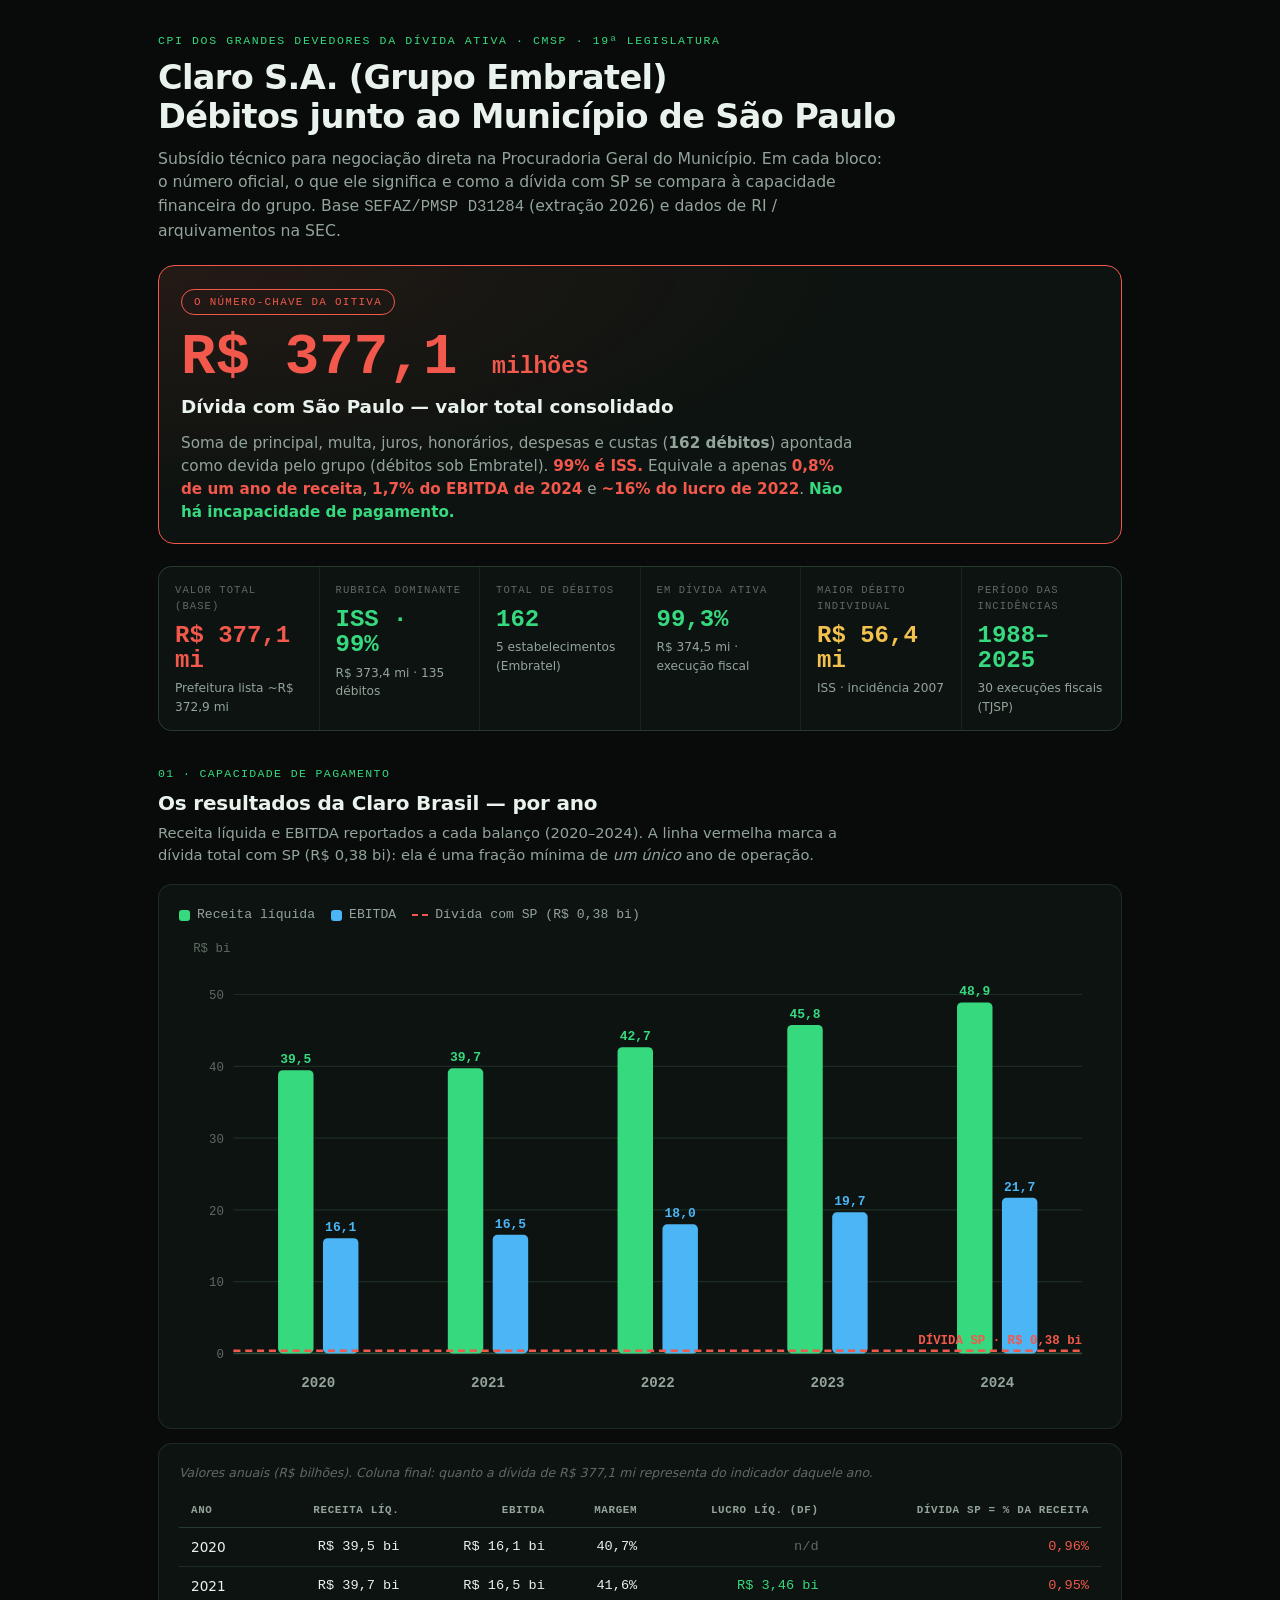
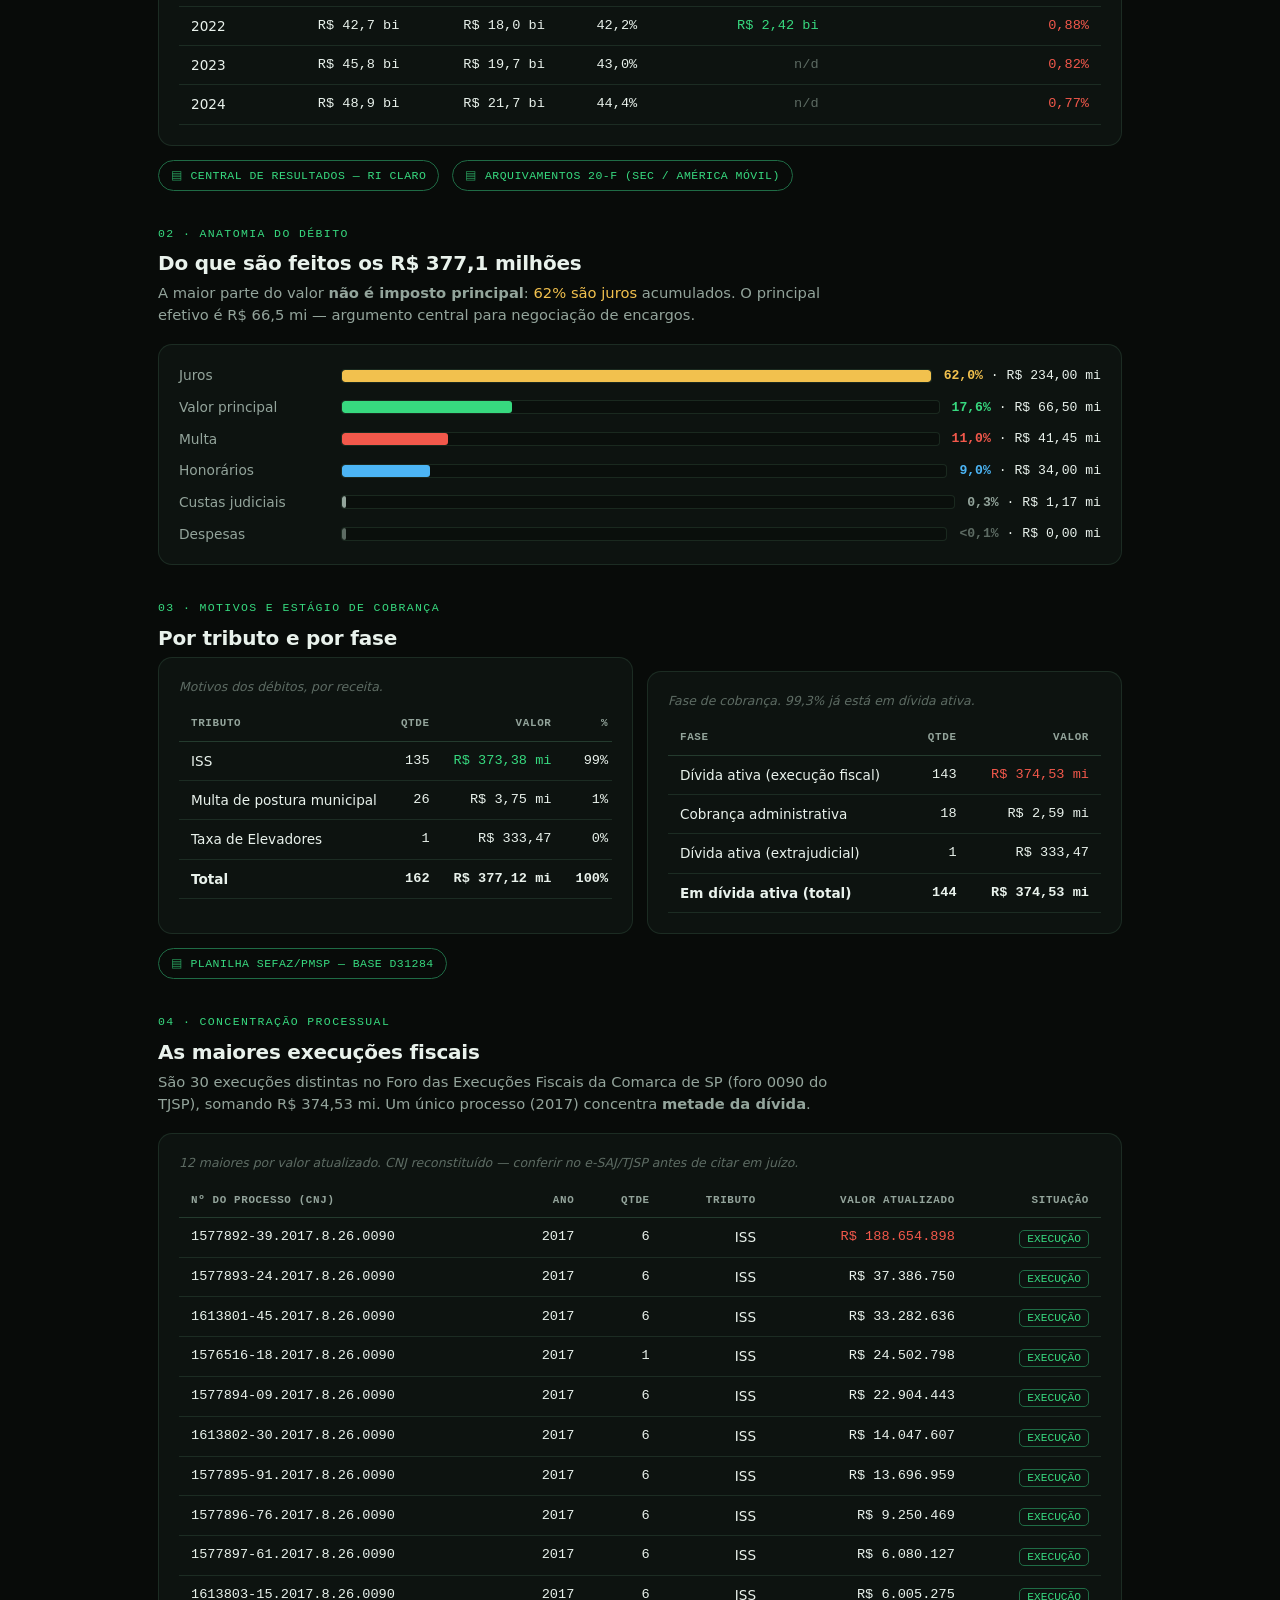
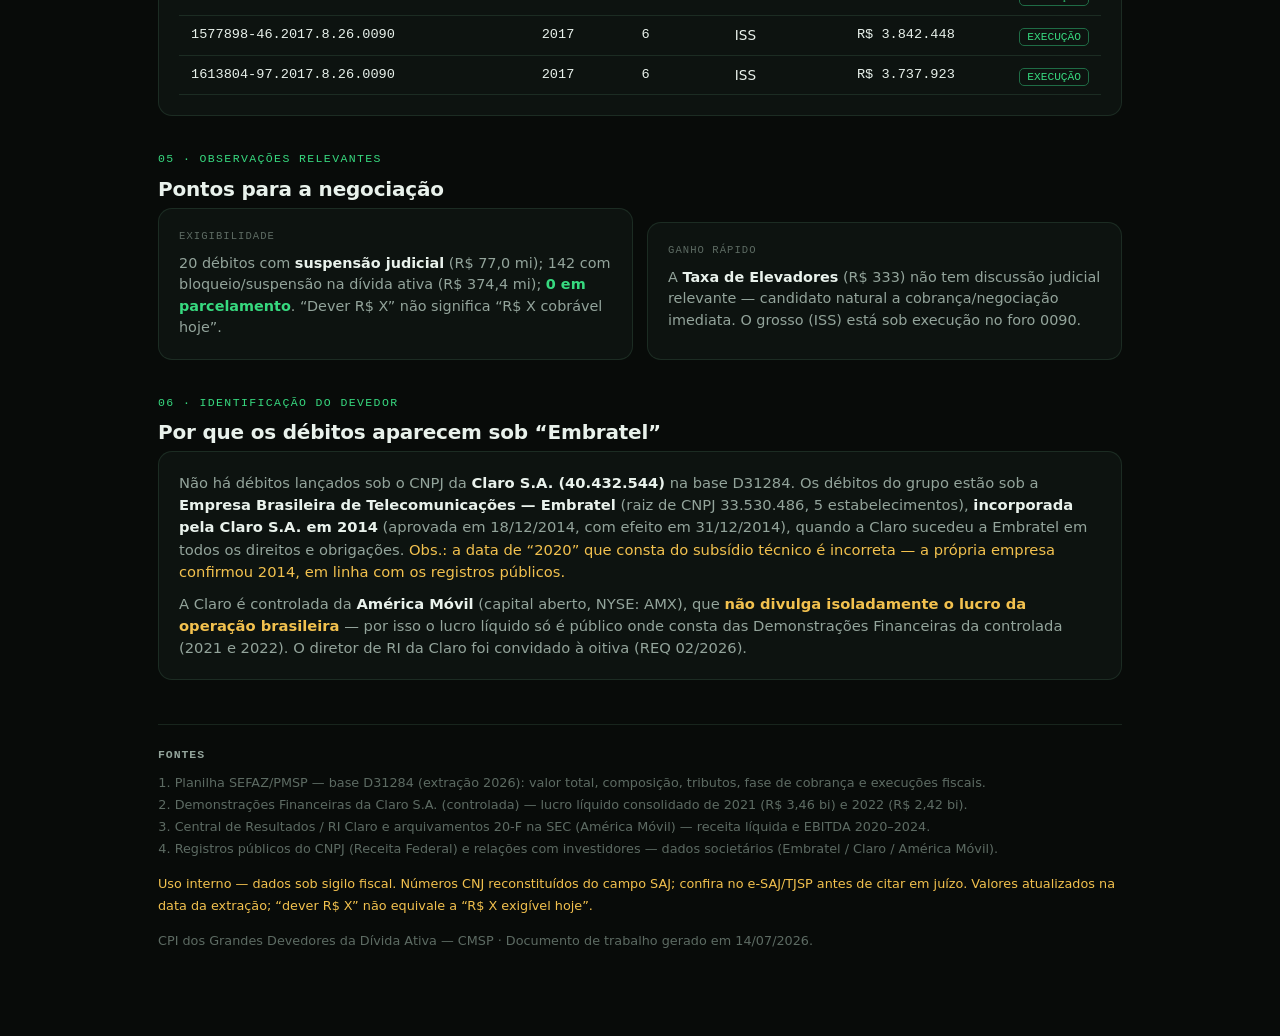
<file: index.html>
<!DOCTYPE html>
<html lang="pt-BR">
<head>
<meta charset="utf-8">
<meta name="viewport" content="width=device-width, initial-scale=1">
<title>Claro S.A. (Grupo Embratel) — Débitos junto ao Município de São Paulo</title>
<style>
  :root{
    color-scheme: dark;
    --bg:#080b09; --panel:#0d1310; --panel-2:#0a0f0c;
    --line:rgba(120,200,150,.14); --line-2:rgba(120,200,150,.22);
    --green:#37d97f; --green-dim:#1f6b45;
    --blue:#4cb5f5; --amber:#f2c14e; --red:#f2584b; --red-dim:#5a1f1c;
    --ink:#e9f2ec; --ink-2:#93a49b; --muted:#5d6b63;
    --mono:ui-monospace,"SF Mono",SFMono-Regular,Menlo,Consolas,"Liberation Mono",monospace;
    --sans:system-ui,-apple-system,"Segoe UI",sans-serif;
  }
  *{box-sizing:border-box}
  html,body{margin:0}
  body{background:var(--bg); color:var(--ink); font-family:var(--sans); line-height:1.5; -webkit-font-smoothing:antialiased}
  .wrap{max-width:1000px; margin:0 auto; padding:32px 18px 72px}
  a{color:var(--green)}

  /* header */
  .eyebrow{font-family:var(--mono); font-size:.72rem; letter-spacing:.14em; color:var(--green); margin:0 0 10px; text-transform:uppercase}
  h1{font-size:clamp(1.4rem,3.6vw,2.1rem); margin:0 0 10px; letter-spacing:-.02em; line-height:1.15}
  .lead{color:var(--ink-2); margin:0; max-width:74ch; font-size:.98rem}
  .rule{height:1px; background:var(--line); border:0; margin:24px 0}

  /* número-chave hero */
  .hero{border:1.5px solid var(--red); border-radius:16px; padding:22px 22px 20px; margin:22px 0;
        background:radial-gradient(120% 140% at 0% 0%, rgba(242,88,75,.10), transparent 60%), var(--panel)}
  .hero .tag{display:inline-block; font-family:var(--mono); font-size:.68rem; letter-spacing:.12em; color:var(--red);
             border:1px solid var(--red); border-radius:999px; padding:4px 12px; text-transform:uppercase; margin-bottom:14px}
  .hero .big{font-family:var(--mono); font-size:clamp(2.4rem,8vw,3.6rem); font-weight:700; color:var(--red); line-height:1; margin:0}
  .hero .big small{font-size:.4em; font-weight:600}
  .hero h2{font-size:1.15rem; margin:6px 0 12px}
  .hero p{color:var(--ink-2); margin:0; max-width:70ch; font-size:.95rem}
  .hero .hl{color:var(--red); font-weight:600}
  .hero .ok{color:var(--green); font-weight:600}

  /* KPI grid */
  .kpis{display:grid; grid-template-columns:repeat(auto-fit,minmax(158px,1fr)); gap:1px; background:var(--line);
        border:1px solid var(--line); border-radius:14px; overflow:hidden; margin:20px 0}
  .kpi{background:var(--panel); padding:16px 16px 14px}
  .kpi .k-label{font-family:var(--mono); font-size:.66rem; letter-spacing:.1em; color:var(--muted); text-transform:uppercase; margin:0 0 8px}
  .kpi .k-val{font-family:var(--mono); font-size:1.5rem; font-weight:700; color:var(--green); margin:0; line-height:1.05}
  .kpi .k-val.red{color:var(--red)} .kpi .k-val.amber{color:var(--amber)}
  .kpi .k-sub{font-size:.76rem; color:var(--ink-2); margin:6px 0 0}

  /* section */
  section{margin:34px 0}
  .s-num{font-family:var(--mono); font-size:.72rem; letter-spacing:.12em; color:var(--green); text-transform:uppercase; margin:0 0 6px}
  h3.s-title{font-size:1.25rem; margin:0 0 4px; letter-spacing:-.01em}
  .s-desc{color:var(--ink-2); margin:0 0 18px; font-size:.92rem; max-width:76ch}

  .card{background:var(--panel); border:1px solid var(--line); border-radius:14px; padding:20px}
  .card + .card{margin-top:14px}

  /* legend + chart */
  .legend{display:flex; flex-wrap:wrap; gap:16px; margin:0 0 10px; font-size:.82rem; color:var(--ink-2); font-family:var(--mono)}
  .legend span{display:inline-flex; align-items:center; gap:7px}
  .sw{width:11px; height:11px; border-radius:3px; display:inline-block}
  .sw.line{width:16px; height:0; border-top:2px dashed var(--red); border-radius:0}
  .chart-scroll{overflow-x:auto}
  svg{display:block; width:100%; height:auto; min-width:560px}
  .g-label{font-family:var(--mono); font-size:11px; font-weight:600; fill:var(--green)}
  .g-label.b{fill:var(--blue)}
  .g-axis{font-family:var(--mono); font-size:10.5px; fill:var(--muted)}
  .g-year{font-family:var(--mono); font-size:12px; font-weight:600; fill:var(--ink-2)}
  .g-debt{font-family:var(--mono); font-size:10.5px; font-weight:700; fill:var(--red)}
  .bar{transition:opacity .12s} .bar:hover{opacity:.8}

  /* breakdown bars */
  .brk{display:flex; flex-direction:column; gap:11px}
  .brk-row{display:grid; grid-template-columns:150px 1fr auto; gap:12px; align-items:center; font-size:.86rem}
  .brk-row .n{color:var(--ink-2)}
  .brk-track{height:14px; background:var(--panel-2); border-radius:4px; overflow:hidden; border:1px solid var(--line)}
  .brk-fill{display:block; height:100%; border-radius:3px}
  .brk-row .v{font-family:var(--mono); color:var(--ink); font-size:.82rem; white-space:nowrap}
  .brk-row .v b{color:var(--green)}

  /* tables */
  .tbl-scroll{overflow-x:auto}
  table{width:100%; border-collapse:collapse; font-size:.85rem}
  caption{text-align:left; font-size:.78rem; color:var(--muted); margin-bottom:10px; font-style:italic}
  th,td{padding:9px 12px; text-align:right; border-bottom:1px solid var(--line); white-space:nowrap}
  th:first-child,td:first-child{text-align:left}
  thead th{font-family:var(--mono); font-size:.68rem; letter-spacing:.06em; color:var(--ink-2); text-transform:uppercase; border-bottom:1px solid var(--line-2)}
  td.mono{font-family:var(--mono)}
  td.g{color:var(--green)} td.r{color:var(--red)} td.na{color:var(--muted)}
  tbody tr:hover{background:rgba(120,200,150,.04)}
  tbody tr.total td{border-top:1px solid var(--line-2); font-weight:700; color:var(--ink)}
  .pill{font-family:var(--mono); font-size:.7rem; padding:2px 7px; border-radius:5px; border:1px solid var(--green-dim); color:var(--green)}

  /* source chips */
  .src{display:inline-flex; align-items:center; gap:8px; font-family:var(--mono); font-size:.72rem; letter-spacing:.04em;
       color:var(--green); border:1px solid var(--green-dim); border-radius:999px; padding:6px 12px; margin:14px 8px 0 0; text-transform:uppercase}
  .src::before{content:"▤"; opacity:.7}

  /* two col */
  .cols{display:grid; grid-template-columns:minmax(0,1fr) minmax(0,1fr); gap:14px}
  @media(max-width:720px){ .cols{grid-template-columns:minmax(0,1fr)} .brk-row{grid-template-columns:110px 1fr; } .brk-row .v{grid-column:1/-1; text-align:right} }

  footer{margin-top:44px; padding-top:20px; border-top:1px solid var(--line); font-size:.8rem; color:var(--muted); line-height:1.7}
  footer .warn{color:var(--amber)}
  footer h4{font-family:var(--mono); font-size:.72rem; letter-spacing:.08em; color:var(--ink-2); text-transform:uppercase; margin:0 0 8px}
  footer ol{margin:0 0 14px; padding-left:1.3em}
</style>
</head>
<body>
<div class="wrap">

  <header>
    <p class="eyebrow">CPI dos Grandes Devedores da Dívida Ativa · CMSP · 19ª Legislatura</p>
    <h1>Claro S.A. (Grupo Embratel)<br>Débitos junto ao Município de São Paulo</h1>
    <p class="lead">Subsídio técnico para negociação direta na Procuradoria Geral do Município. Em cada bloco: o número oficial, o que ele significa e como a dívida com SP se compara à capacidade financeira do grupo. Base <span style="font-family:var(--mono)">SEFAZ/PMSP D31284</span> (extração 2026) e dados de RI / arquivamentos na SEC.</p>
  </header>

  <!-- NÚMERO-CHAVE -->
  <div class="hero">
    <span class="tag">O número-chave da oitiva</span>
    <p class="big">R$ 377,1 <small>milhões</small></p>
    <h2>Dívida com São Paulo — valor total consolidado</h2>
    <p>Soma de principal, multa, juros, honorários, despesas e custas (<b>162 débitos</b>) apontada como devida pelo grupo (débitos sob Embratel). <span class="hl">99% é ISS.</span> Equivale a apenas <span class="hl">0,8% de um ano de receita</span>, <span class="hl">1,7% do EBITDA de 2024</span> e <span class="hl">~16% do lucro de 2022</span>. <span class="ok">Não há incapacidade de pagamento.</span></p>
  </div>

  <!-- KPIs -->
  <div class="kpis">
    <div class="kpi"><p class="k-label">Valor total (base)</p><p class="k-val red">R$ 377,1 mi</p><p class="k-sub">Prefeitura lista ~R$ 372,9 mi</p></div>
    <div class="kpi"><p class="k-label">Rubrica dominante</p><p class="k-val">ISS · 99%</p><p class="k-sub">R$ 373,4 mi · 135 débitos</p></div>
    <div class="kpi"><p class="k-label">Total de débitos</p><p class="k-val">162</p><p class="k-sub">5 estabelecimentos (Embratel)</p></div>
    <div class="kpi"><p class="k-label">Em dívida ativa</p><p class="k-val">99,3%</p><p class="k-sub">R$ 374,5 mi · execução fiscal</p></div>
    <div class="kpi"><p class="k-label">Maior débito individual</p><p class="k-val amber">R$ 56,4 mi</p><p class="k-sub">ISS · incidência 2007</p></div>
    <div class="kpi"><p class="k-label">Período das incidências</p><p class="k-val">1988–2025</p><p class="k-sub">30 execuções fiscais (TJSP)</p></div>
  </div>

  <!-- 01 · CAPACIDADE POR ANO -->
  <section>
    <p class="s-num">01 · Capacidade de pagamento</p>
    <h3 class="s-title">Os resultados da Claro Brasil — por ano</h3>
    <p class="s-desc">Receita líquida e EBITDA reportados a cada balanço (2020–2024). A linha vermelha marca a dívida total com SP (R$ 0,38 bi): ela é uma fração mínima de <em>um único</em> ano de operação.</p>
    <div class="card">
      <div class="legend">
        <span><i class="sw" style="background:var(--green)"></i>Receita líquida</span>
        <span><i class="sw" style="background:var(--blue)"></i>EBITDA</span>
        <span><i class="sw line"></i>Dívida com SP (R$ 0,38 bi)</span>
      </div>
      <div class="chart-scroll"><svg id="chart" viewBox="0 0 780 400" role="img" aria-label="Receita e EBITDA da Claro Brasil de 2020 a 2024 comparados à dívida com São Paulo"></svg></div>
    </div>
    <div class="card">
      <div class="tbl-scroll">
        <table>
          <caption>Valores anuais (R$ bilhões). Coluna final: quanto a dívida de R$ 377,1 mi representa do indicador daquele ano.</caption>
          <thead><tr><th>Ano</th><th>Receita líq.</th><th>EBITDA</th><th>Margem</th><th>Lucro líq. (DF)</th><th>Dívida SP = % da receita</th></tr></thead>
          <tbody id="tbody"></tbody>
        </table>
      </div>
    </div>
    <a class="src">Central de Resultados — RI Claro</a>
    <a class="src">Arquivamentos 20-F (SEC / América Móvil)</a>
  </section>

  <!-- 02 · COMPOSIÇÃO -->
  <section>
    <p class="s-num">02 · Anatomia do débito</p>
    <h3 class="s-title">Do que são feitos os R$ 377,1 milhões</h3>
    <p class="s-desc">A maior parte do valor <strong>não é imposto principal</strong>: <span style="color:var(--amber)">62% são juros</span> acumulados. O principal efetivo é R$ 66,5 mi — argumento central para negociação de encargos.</p>
    <div class="card">
      <div class="brk" id="brk"></div>
    </div>
  </section>

  <!-- 03 · POR TRIBUTO + FASE -->
  <section>
    <p class="s-num">03 · Motivos e estágio de cobrança</p>
    <h3 class="s-title">Por tributo e por fase</h3>
    <div class="cols">
      <div class="card">
        <div class="tbl-scroll">
          <table>
            <caption>Motivos dos débitos, por receita.</caption>
            <thead><tr><th>Tributo</th><th>Qtde</th><th>Valor</th><th>%</th></tr></thead>
            <tbody>
              <tr><td>ISS</td><td class="mono">135</td><td class="mono g">R$ 373,38 mi</td><td class="mono">99%</td></tr>
              <tr><td>Multa de postura municipal</td><td class="mono">26</td><td class="mono">R$ 3,75 mi</td><td class="mono">1%</td></tr>
              <tr><td>Taxa de Elevadores</td><td class="mono">1</td><td class="mono">R$ 333,47</td><td class="mono">0%</td></tr>
              <tr class="total"><td>Total</td><td class="mono">162</td><td class="mono">R$ 377,12 mi</td><td class="mono">100%</td></tr>
            </tbody>
          </table>
        </div>
      </div>
      <div class="card">
        <div class="tbl-scroll">
          <table>
            <caption>Fase de cobrança. 99,3% já está em dívida ativa.</caption>
            <thead><tr><th>Fase</th><th>Qtde</th><th>Valor</th></tr></thead>
            <tbody>
              <tr><td>Dívida ativa (execução fiscal)</td><td class="mono">143</td><td class="mono r">R$ 374,53 mi</td></tr>
              <tr><td>Cobrança administrativa</td><td class="mono">18</td><td class="mono">R$ 2,59 mi</td></tr>
              <tr><td>Dívida ativa (extrajudicial)</td><td class="mono">1</td><td class="mono">R$ 333,47</td></tr>
              <tr class="total"><td>Em dívida ativa (total)</td><td class="mono">144</td><td class="mono">R$ 374,53 mi</td></tr>
            </tbody>
          </table>
        </div>
      </div>
    </div>
    <a class="src">Planilha SEFAZ/PMSP — base D31284</a>
  </section>

  <!-- 04 · MAIORES PROCESSOS -->
  <section>
    <p class="s-num">04 · Concentração processual</p>
    <h3 class="s-title">As maiores execuções fiscais</h3>
    <p class="s-desc">São 30 execuções distintas no Foro das Execuções Fiscais da Comarca de SP (foro 0090 do TJSP), somando R$ 374,53 mi. Um único processo (2017) concentra <strong>metade da dívida</strong>.</p>
    <div class="card">
      <div class="tbl-scroll">
        <table>
          <caption>12 maiores por valor atualizado. CNJ reconstituído — conferir no e-SAJ/TJSP antes de citar em juízo.</caption>
          <thead><tr><th>Nº do processo (CNJ)</th><th>Ano</th><th>Qtde</th><th>Tributo</th><th>Valor atualizado</th><th>Situação</th></tr></thead>
          <tbody>
            <tr><td class="mono">1577892-39.2017.8.26.0090</td><td class="mono">2017</td><td class="mono">6</td><td>ISS</td><td class="mono r">R$ 188.654.898</td><td><span class="pill">EXECUÇÃO</span></td></tr>
            <tr><td class="mono">1577893-24.2017.8.26.0090</td><td class="mono">2017</td><td class="mono">6</td><td>ISS</td><td class="mono">R$ 37.386.750</td><td><span class="pill">EXECUÇÃO</span></td></tr>
            <tr><td class="mono">1613801-45.2017.8.26.0090</td><td class="mono">2017</td><td class="mono">6</td><td>ISS</td><td class="mono">R$ 33.282.636</td><td><span class="pill">EXECUÇÃO</span></td></tr>
            <tr><td class="mono">1576516-18.2017.8.26.0090</td><td class="mono">2017</td><td class="mono">1</td><td>ISS</td><td class="mono">R$ 24.502.798</td><td><span class="pill">EXECUÇÃO</span></td></tr>
            <tr><td class="mono">1577894-09.2017.8.26.0090</td><td class="mono">2017</td><td class="mono">6</td><td>ISS</td><td class="mono">R$ 22.904.443</td><td><span class="pill">EXECUÇÃO</span></td></tr>
            <tr><td class="mono">1613802-30.2017.8.26.0090</td><td class="mono">2017</td><td class="mono">6</td><td>ISS</td><td class="mono">R$ 14.047.607</td><td><span class="pill">EXECUÇÃO</span></td></tr>
            <tr><td class="mono">1577895-91.2017.8.26.0090</td><td class="mono">2017</td><td class="mono">6</td><td>ISS</td><td class="mono">R$ 13.696.959</td><td><span class="pill">EXECUÇÃO</span></td></tr>
            <tr><td class="mono">1577896-76.2017.8.26.0090</td><td class="mono">2017</td><td class="mono">6</td><td>ISS</td><td class="mono">R$ 9.250.469</td><td><span class="pill">EXECUÇÃO</span></td></tr>
            <tr><td class="mono">1577897-61.2017.8.26.0090</td><td class="mono">2017</td><td class="mono">6</td><td>ISS</td><td class="mono">R$ 6.080.127</td><td><span class="pill">EXECUÇÃO</span></td></tr>
            <tr><td class="mono">1613803-15.2017.8.26.0090</td><td class="mono">2017</td><td class="mono">6</td><td>ISS</td><td class="mono">R$ 6.005.275</td><td><span class="pill">EXECUÇÃO</span></td></tr>
            <tr><td class="mono">1577898-46.2017.8.26.0090</td><td class="mono">2017</td><td class="mono">6</td><td>ISS</td><td class="mono">R$ 3.842.448</td><td><span class="pill">EXECUÇÃO</span></td></tr>
            <tr><td class="mono">1613804-97.2017.8.26.0090</td><td class="mono">2017</td><td class="mono">6</td><td>ISS</td><td class="mono">R$ 3.737.923</td><td><span class="pill">EXECUÇÃO</span></td></tr>
          </tbody>
        </table>
      </div>
    </div>
  </section>

  <!-- 05 · OBSERVAÇÕES -->
  <section>
    <p class="s-num">05 · Observações relevantes</p>
    <h3 class="s-title">Pontos para a negociação</h3>
    <div class="cols">
      <div class="card">
        <p class="k-label" style="font-family:var(--mono);color:var(--muted);letter-spacing:.1em;text-transform:uppercase;font-size:.66rem;margin:0 0 8px">Exigibilidade</p>
        <p style="margin:0;color:var(--ink-2);font-size:.9rem">20 débitos com <strong style="color:var(--ink)">suspensão judicial</strong> (R$ 77,0 mi); 142 com bloqueio/suspensão na dívida ativa (R$ 374,4 mi); <strong style="color:var(--green)">0 em parcelamento</strong>. “Dever R$ X” não significa “R$ X cobrável hoje”.</p>
      </div>
      <div class="card">
        <p class="k-label" style="font-family:var(--mono);color:var(--muted);letter-spacing:.1em;text-transform:uppercase;font-size:.66rem;margin:0 0 8px">Ganho rápido</p>
        <p style="margin:0;color:var(--ink-2);font-size:.9rem">A <strong style="color:var(--ink)">Taxa de Elevadores</strong> (R$ 333) não tem discussão judicial relevante — candidato natural a cobrança/negociação imediata. O grosso (ISS) está sob execução no foro 0090.</p>
      </div>
    </div>
  </section>

  <!-- 06 · IDENTIFICAÇÃO -->
  <section>
    <p class="s-num">06 · Identificação do devedor</p>
    <h3 class="s-title">Por que os débitos aparecem sob “Embratel”</h3>
    <div class="card">
      <p style="margin:0 0 10px;color:var(--ink-2);font-size:.92rem">Não há débitos lançados sob o CNPJ da <strong style="color:var(--ink)">Claro S.A. (40.432.544)</strong> na base D31284. Os débitos do grupo estão sob a <strong style="color:var(--ink)">Empresa Brasileira de Telecomunicações — Embratel</strong> (raiz de CNPJ 33.530.486, 5 estabelecimentos), <strong style="color:var(--ink)">incorporada pela Claro S.A. em 2014</strong> (aprovada em 18/12/2014, com efeito em 31/12/2014), quando a Claro sucedeu a Embratel em todos os direitos e obrigações. <span style="color:var(--amber)">Obs.: a data de “2020” que consta do subsídio técnico é incorreta — a própria empresa confirmou 2014, em linha com os registros públicos.</span></p>
      <p style="margin:0;color:var(--ink-2);font-size:.92rem">A Claro é controlada da <strong style="color:var(--ink)">América Móvil</strong> (capital aberto, NYSE: AMX), que <strong style="color:var(--amber)">não divulga isoladamente o lucro da operação brasileira</strong> — por isso o lucro líquido só é público onde consta das Demonstrações Financeiras da controlada (2021 e 2022). O diretor de RI da Claro foi convidado à oitiva (REQ 02/2026).</p>
    </div>
  </section>

  <footer>
    <h4>Fontes</h4>
    <ol>
      <li>Planilha SEFAZ/PMSP — base D31284 (extração 2026): valor total, composição, tributos, fase de cobrança e execuções fiscais.</li>
      <li>Demonstrações Financeiras da Claro S.A. (controlada) — lucro líquido consolidado de 2021 (R$ 3,46 bi) e 2022 (R$ 2,42 bi).</li>
      <li>Central de Resultados / RI Claro e arquivamentos 20-F na SEC (América Móvil) — receita líquida e EBITDA 2020–2024.</li>
      <li>Registros públicos do CNPJ (Receita Federal) e relações com investidores — dados societários (Embratel / Claro / América Móvil).</li>
    </ol>
    <p class="warn">Uso interno — dados sob sigilo fiscal. Números CNJ reconstituídos do campo SAJ; confira no e-SAJ/TJSP antes de citar em juízo. Valores atualizados na data da extração; “dever R$ X” não equivale a “R$ X exigível hoje”.</p>
    <p>CPI dos Grandes Devedores da Dívida Ativa — CMSP · Documento de trabalho gerado em 14/07/2026.</p>
  </footer>

</div>

<script>
const YEARS   = [2020, 2021, 2022, 2023, 2024];
const RECEITA = [39.46, 39.72, 42.66, 45.76, 48.90];
const EBITDA  = [16.05, 16.53, 17.99, 19.67, 21.70];
const MARGEM  = [40.7, 41.6, 42.2, 43.0, 44.4];
const LUCRO   = [null, 3.464, 2.421, null, null];
const DIVIDA  = 0.3771; // R$ bi

const fmt = (n,d=1) => n.toLocaleString('pt-BR',{minimumFractionDigits:d,maximumFractionDigits:d});

/* ---------- Gráfico ---------- */
(function(){
  const svg = document.getElementById('chart');
  const NS='http://www.w3.org/2000/svg';
  const W=780,H=400, m={t:20,r:16,b:46,l:46};
  const iw=W-m.l-m.r, ih=H-m.t-m.b, yMax=55;
  const y=v=>m.t+ih-(v/yMax)*ih;
  const mk=(t,a,x)=>{const e=document.createElementNS(NS,t);for(const k in a)e.setAttribute(k,a[k]);if(x!=null)e.textContent=x;svg.appendChild(e);return e;};

  for(let v=0;v<=yMax;v+=10){
    mk('line',{x1:m.l,x2:m.l+iw,y1:y(v),y2:y(v),stroke:'var(--line)','stroke-width':1});
    mk('text',{x:m.l-8,y:y(v)+4,'text-anchor':'end',class:'g-axis'},v);
  }
  const gw=iw/YEARS.length, bw=30, gap=8;
  const series=[{d:RECEITA,c:'var(--green)',cl:''},{d:EBITDA,c:'var(--blue)',cl:' b'}];
  YEARS.forEach((yr,i)=>{
    const cx=m.l+gw*i+gw/2, sx=cx-(bw*2+gap)/2;
    series.forEach((s,j)=>{
      const v=s.d[i], bx=sx+j*(bw+gap), by=y(v);
      mk('rect',{x:bx,y:by,width:bw,height:y(0)-by,rx:4,fill:s.c,class:'bar'});
      mk('text',{x:bx+bw/2,y:by-6,'text-anchor':'middle',class:'g-label'+s.cl},fmt(v));
    });
    mk('text',{x:cx,y:H-18,'text-anchor':'middle',class:'g-year'},yr);
  });
  // baseline
  mk('line',{x1:m.l,x2:m.l+iw,y1:y(0),y2:y(0),stroke:'var(--line-2)','stroke-width':1.5});
  // linha da dívida
  mk('line',{x1:m.l,x2:m.l+iw,y1:y(DIVIDA),y2:y(DIVIDA),stroke:'var(--red)','stroke-width':2,'stroke-dasharray':'6 4'});
  mk('text',{x:m.l+iw,y:y(DIVIDA)-6,'text-anchor':'end',class:'g-debt'},'DÍVIDA SP · R$ 0,38 bi');
  mk('text',{x:m.l-34,y:m.t-6,'text-anchor':'start',class:'g-axis'},'R$ bi');
})();

/* ---------- Tabela por ano ---------- */
(function(){
  const tb=document.getElementById('tbody');
  YEARS.forEach((yr,i)=>{
    const luc = LUCRO[i]==null ? '<td class="mono na">n/d</td>' : '<td class="mono g">R$ '+fmt(LUCRO[i],2)+' bi</td>';
    const pct = (DIVIDA/RECEITA[i]*100);
    tb.insertAdjacentHTML('beforeend',
      `<tr><td>${yr}</td><td class="mono">R$ ${fmt(RECEITA[i])} bi</td><td class="mono">R$ ${fmt(EBITDA[i])} bi</td><td class="mono">${fmt(MARGEM[i])}%</td>${luc}<td class="mono r">${fmt(pct,2)}%</td></tr>`);
  });
})();

/* ---------- Composição ---------- */
(function(){
  const TOTAL=377121609.31;
  const items=[
    {n:'Juros',v:234000063.86,c:'var(--amber)'},
    {n:'Valor principal',v:66502663.72,c:'var(--green)'},
    {n:'Multa',v:41448342.54,c:'var(--red)'},
    {n:'Honorários',v:34002601.64,c:'var(--blue)'},
    {n:'Custas judiciais',v:1167887.85,c:'var(--ink-2)'},
    {n:'Despesas',v:49.70,c:'var(--muted)'}
  ];
  const max=items[0].v, brk=document.getElementById('brk');
  const mi=v=>'R$ '+ (v/1e6).toLocaleString('pt-BR',{minimumFractionDigits:2,maximumFractionDigits:2}) +' mi';
  items.forEach(it=>{
    const pct=(it.v/TOTAL*100);
    brk.insertAdjacentHTML('beforeend',
      `<div class="brk-row">
         <span class="n">${it.n}</span>
         <span class="brk-track"><span class="brk-fill" style="width:${Math.max(it.v/max*100,0.6)}%;background:${it.c}"></span></span>
         <span class="v"><b style="color:${it.c}">${pct<0.1?'<0,1':fmt(pct,1)}%</b> · ${mi(it.v)}</span>
       </div>`);
  });
})();
</script>
</body>
</html>
</file>
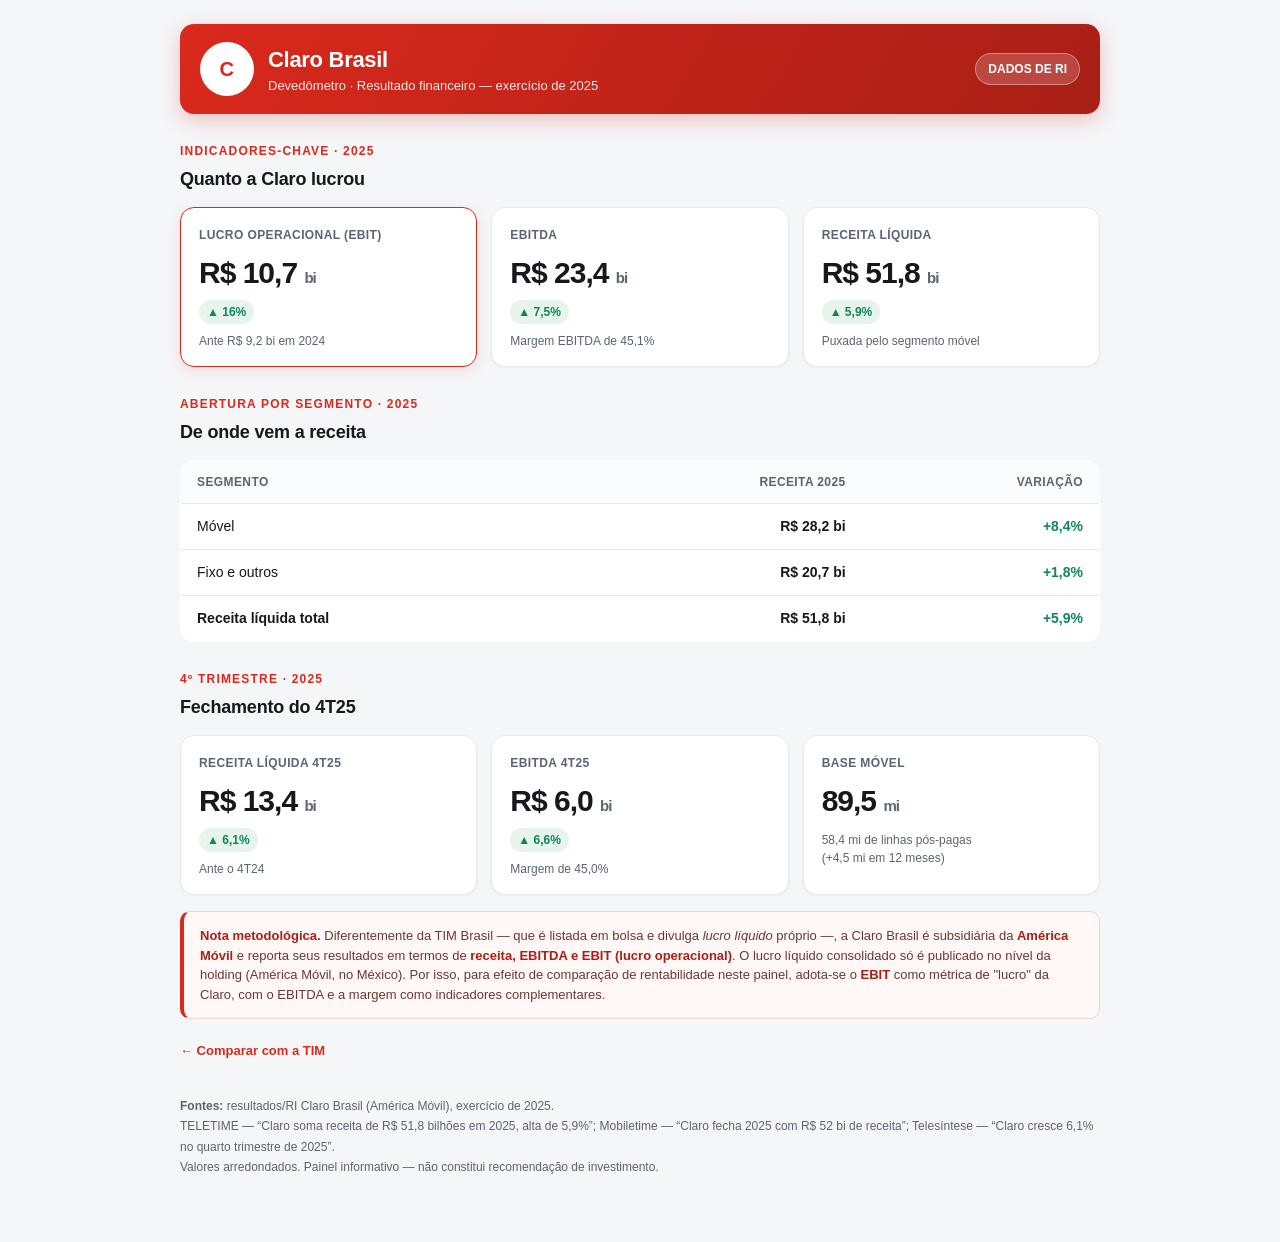
<file: claro.html>
<!DOCTYPE html>
<html lang="pt-BR">
<head>
  <meta charset="UTF-8" />
  <meta name="viewport" content="width=device-width, initial-scale=1.0" />
  <title>Devedômetro — Claro Brasil | Resultado 2025</title>
  <style>
    :root {
      --claro-red: #DA291C;
      --claro-red-dark: #A81F16;
      --ink: #16181d;
      --muted: #5b6472;
      --line: #e6e8ec;
      --bg: #f5f6f8;
      --card: #ffffff;
      --pos: #12855a;
      --pos-bg: #e6f4ec;
    }
    * { box-sizing: border-box; margin: 0; padding: 0; }
    body {
      font-family: -apple-system, BlinkMacSystemFont, "Segoe UI", Roboto, Helvetica, Arial, sans-serif;
      background: var(--bg);
      color: var(--ink);
      line-height: 1.5;
      -webkit-font-smoothing: antialiased;
    }
    .wrap { max-width: 960px; margin: 0 auto; padding: 24px 20px 64px; }

    /* Header */
    .topbar {
      display: flex; align-items: center; gap: 14px;
      padding: 18px 20px; border-radius: 14px;
      background: linear-gradient(120deg, var(--claro-red), var(--claro-red-dark));
      color: #fff; box-shadow: 0 6px 20px rgba(218,41,28,.25);
    }
    .logo {
      width: 54px; height: 54px; border-radius: 50%;
      background: #fff; color: var(--claro-red);
      display: grid; place-items: center;
      font-weight: 800; font-size: 20px; letter-spacing: .5px;
      flex: 0 0 auto;
    }
    .topbar h1 { font-size: 22px; font-weight: 800; letter-spacing: -.3px; }
    .topbar .sub { font-size: 13px; opacity: .9; font-weight: 500; }
    .badge {
      margin-left: auto; background: rgba(255,255,255,.18);
      border: 1px solid rgba(255,255,255,.35);
      padding: 6px 12px; border-radius: 999px; font-size: 12px; font-weight: 700;
      white-space: nowrap;
    }

    .kicker {
      display: inline-block; margin: 28px 0 6px;
      font-size: 12px; font-weight: 800; letter-spacing: 1.2px;
      color: var(--claro-red); text-transform: uppercase;
    }
    h2 { font-size: 18px; font-weight: 800; letter-spacing: -.2px; margin-bottom: 14px; }

    /* Cards grid */
    .grid { display: grid; grid-template-columns: repeat(3, 1fr); gap: 14px; }
    @media (max-width: 640px) { .grid { grid-template-columns: 1fr; } }
    .card {
      background: var(--card); border: 1px solid var(--line);
      border-radius: 14px; padding: 18px 18px 16px;
      box-shadow: 0 1px 2px rgba(16,24,40,.04);
    }
    .card .label { font-size: 12px; color: var(--muted); font-weight: 600; text-transform: uppercase; letter-spacing: .4px; }
    .card .value { font-size: 30px; font-weight: 800; letter-spacing: -1px; margin: 6px 0 4px; }
    .card .value small { font-size: 15px; font-weight: 700; color: var(--muted); }
    .delta {
      display: inline-flex; align-items: center; gap: 4px;
      font-size: 12px; font-weight: 800;
      color: var(--pos); background: var(--pos-bg);
      padding: 3px 8px; border-radius: 999px;
    }
    .card .note { font-size: 12px; color: var(--muted); margin-top: 8px; }
    .highlight { border-color: var(--claro-red); box-shadow: 0 4px 14px rgba(218,41,28,.12); }

    /* Table */
    table { width: 100%; border-collapse: collapse; background: var(--card);
      border: 1px solid var(--line); border-radius: 14px; overflow: hidden; }
    th, td { text-align: left; padding: 12px 16px; font-size: 14px; border-bottom: 1px solid var(--line); }
    thead th { background: #fafbfc; font-size: 12px; text-transform: uppercase; letter-spacing: .4px; color: var(--muted); }
    tbody tr:last-child td { border-bottom: none; }
    td.num, th.num { text-align: right; font-variant-numeric: tabular-nums; font-weight: 700; }
    td.pos { color: var(--pos); font-weight: 700; }

    .callout {
      margin-top: 16px; background: #fff8f7;
      border: 1px solid #f3d3cf; border-left: 4px solid var(--claro-red);
      padding: 14px 16px; border-radius: 10px; font-size: 13px; color: #6a3833;
    }
    .callout strong { color: var(--claro-red-dark); }

    footer { margin-top: 34px; font-size: 12px; color: var(--muted); line-height: 1.7; }
    footer a { color: var(--claro-red); text-decoration: none; }
    footer a:hover { text-decoration: underline; }
    .navlink { display:inline-block; margin-top: 22px; font-size: 13px; font-weight: 700; color: var(--claro-red); text-decoration: none; }
  </style>
</head>
<body>
  <div class="wrap">

    <div class="topbar">
      <div class="logo">C</div>
      <div>
        <h1>Claro Brasil</h1>
        <div class="sub">Devedômetro · Resultado financeiro — exercício de 2025</div>
      </div>
      <span class="badge">DADOS DE RI</span>
    </div>

    <span class="kicker">Indicadores-chave · 2025</span>
    <h2>Quanto a Claro lucrou</h2>
    <div class="grid">
      <div class="card highlight">
        <div class="label">Lucro operacional (EBIT)</div>
        <div class="value">R$ 10,7 <small>bi</small></div>
        <span class="delta">▲ 16%</span>
        <div class="note">Ante R$ 9,2 bi em 2024</div>
      </div>
      <div class="card">
        <div class="label">EBITDA</div>
        <div class="value">R$ 23,4 <small>bi</small></div>
        <span class="delta">▲ 7,5%</span>
        <div class="note">Margem EBITDA de 45,1%</div>
      </div>
      <div class="card">
        <div class="label">Receita líquida</div>
        <div class="value">R$ 51,8 <small>bi</small></div>
        <span class="delta">▲ 5,9%</span>
        <div class="note">Puxada pelo segmento móvel</div>
      </div>
    </div>

    <span class="kicker">Abertura por segmento · 2025</span>
    <h2>De onde vem a receita</h2>
    <table>
      <thead>
        <tr>
          <th>Segmento</th>
          <th class="num">Receita 2025</th>
          <th class="num">Variação</th>
        </tr>
      </thead>
      <tbody>
        <tr>
          <td>Móvel</td>
          <td class="num">R$ 28,2 bi</td>
          <td class="num pos">+8,4%</td>
        </tr>
        <tr>
          <td>Fixo e outros</td>
          <td class="num">R$ 20,7 bi</td>
          <td class="num pos">+1,8%</td>
        </tr>
        <tr>
          <td><strong>Receita líquida total</strong></td>
          <td class="num">R$ 51,8 bi</td>
          <td class="num pos">+5,9%</td>
        </tr>
      </tbody>
    </table>

    <span class="kicker">4º trimestre · 2025</span>
    <h2>Fechamento do 4T25</h2>
    <div class="grid">
      <div class="card">
        <div class="label">Receita líquida 4T25</div>
        <div class="value">R$ 13,4 <small>bi</small></div>
        <span class="delta">▲ 6,1%</span>
        <div class="note">Ante o 4T24</div>
      </div>
      <div class="card">
        <div class="label">EBITDA 4T25</div>
        <div class="value">R$ 6,0 <small>bi</small></div>
        <span class="delta">▲ 6,6%</span>
        <div class="note">Margem de 45,0%</div>
      </div>
      <div class="card">
        <div class="label">Base móvel</div>
        <div class="value">89,5 <small>mi</small></div>
        <div class="note">58,4 mi de linhas pós-pagas<br/>(+4,5 mi em 12 meses)</div>
      </div>
    </div>

    <div class="callout">
      <strong>Nota metodológica.</strong> Diferentemente da TIM Brasil — que é listada em bolsa e divulga
      <em>lucro líquido</em> próprio —, a Claro Brasil é subsidiária da <strong>América Móvil</strong> e
      reporta seus resultados em termos de <strong>receita, EBITDA e EBIT (lucro operacional)</strong>. O lucro
      líquido consolidado só é publicado no nível da holding (América Móvil, no México). Por isso, para efeito de
      comparação de rentabilidade neste painel, adota-se o <strong>EBIT</strong> como métrica de "lucro" da Claro,
      com o EBITDA e a margem como indicadores complementares.
    </div>

    <a class="navlink" href="tim.html">← Comparar com a TIM</a>

    <footer>
      <strong>Fontes:</strong> resultados/RI Claro Brasil (América Móvil), exercício de 2025.<br/>
      TELETIME — “Claro soma receita de R$ 51,8 bilhões em 2025, alta de 5,9%”;
      Mobiletime — “Claro fecha 2025 com R$ 52 bi de receita”;
      Telesíntese — “Claro cresce 6,1% no quarto trimestre de 2025”.<br/>
      Valores arredondados. Painel informativo — não constitui recomendação de investimento.
    </footer>

  </div>
</body>
</html>
</file>
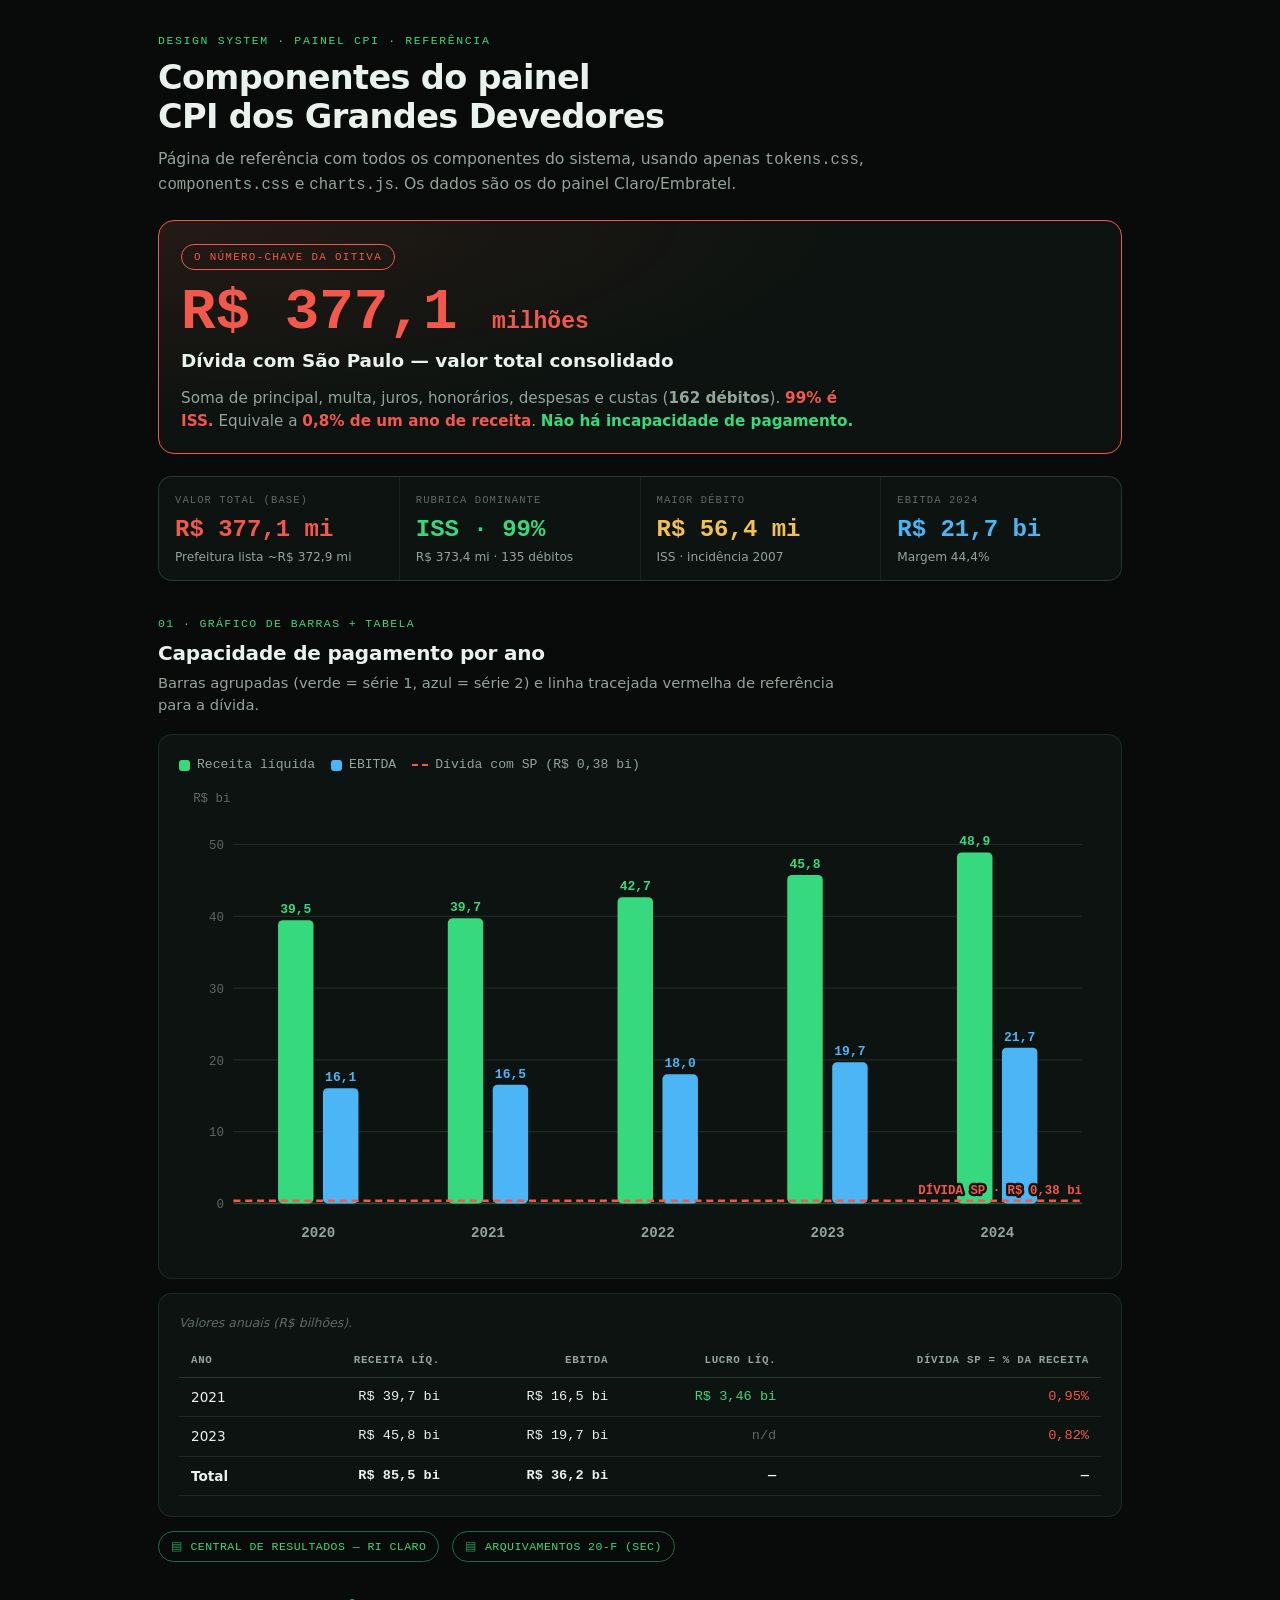
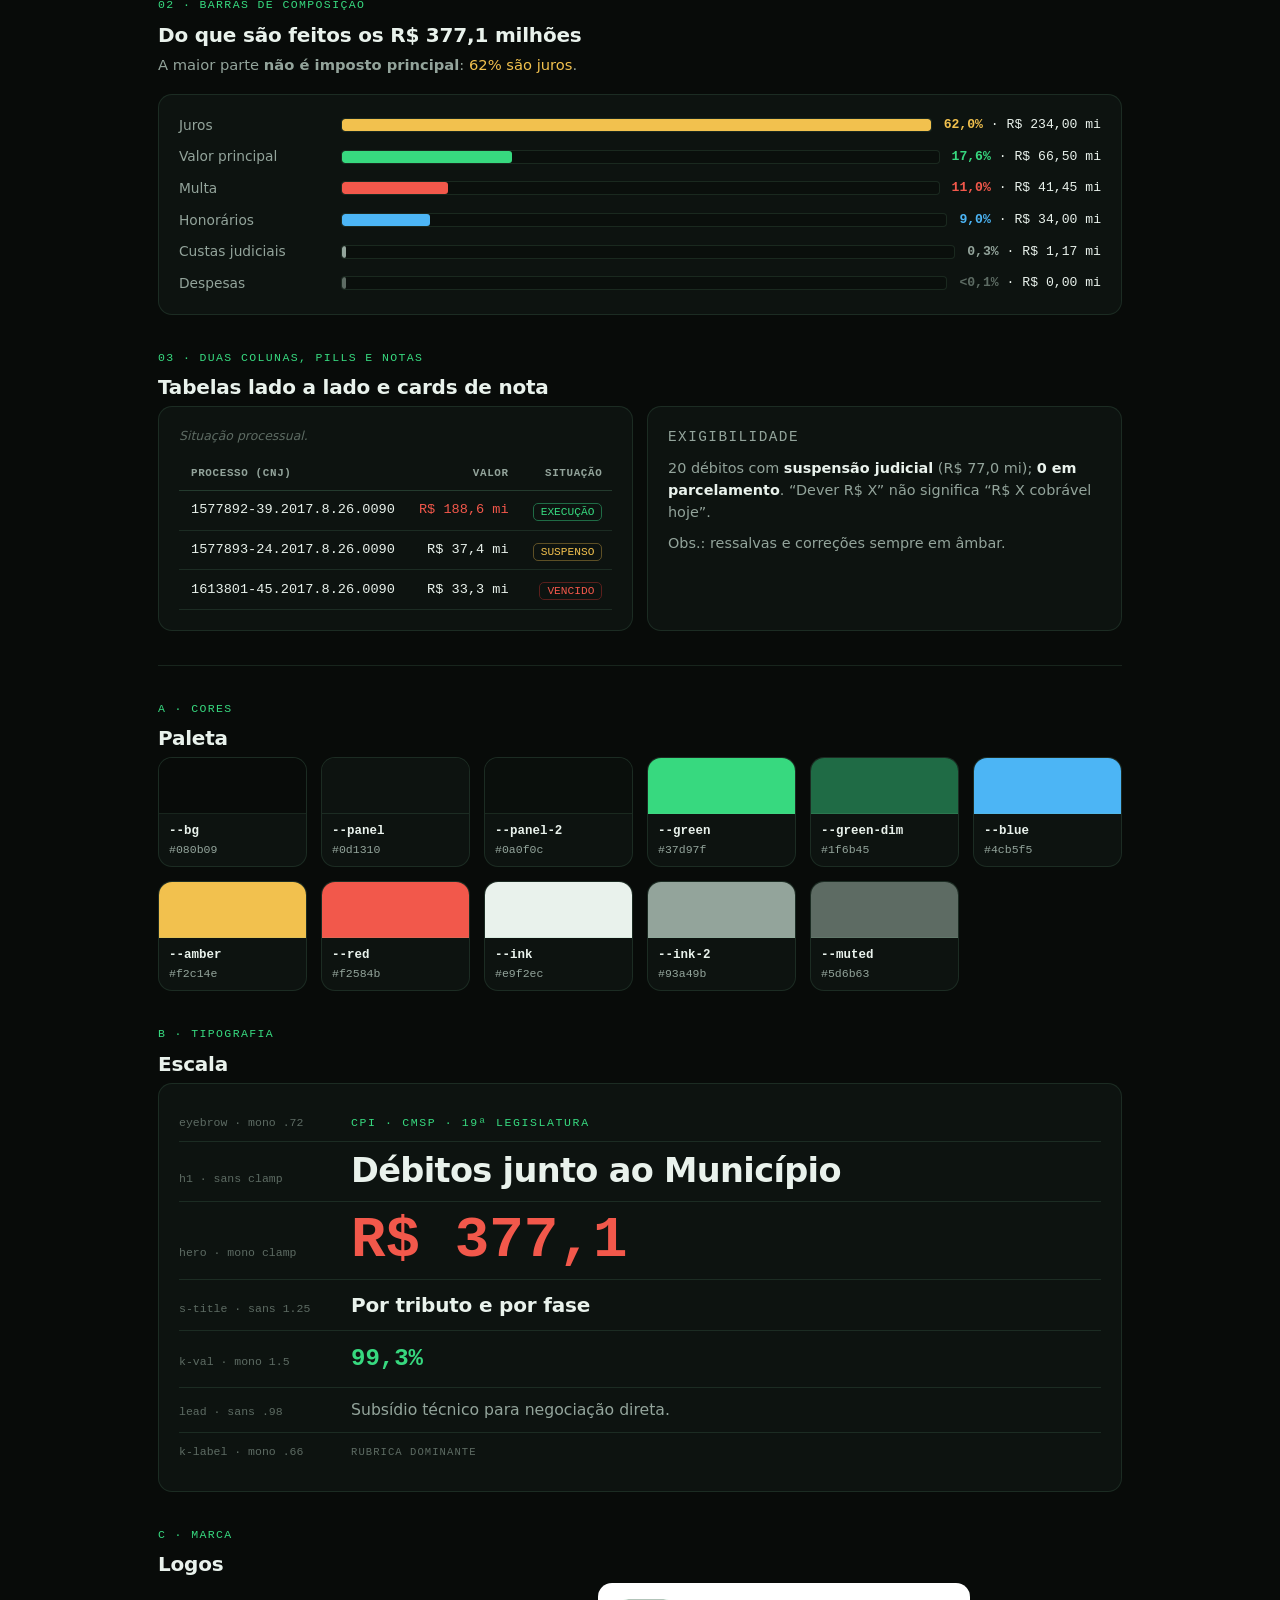
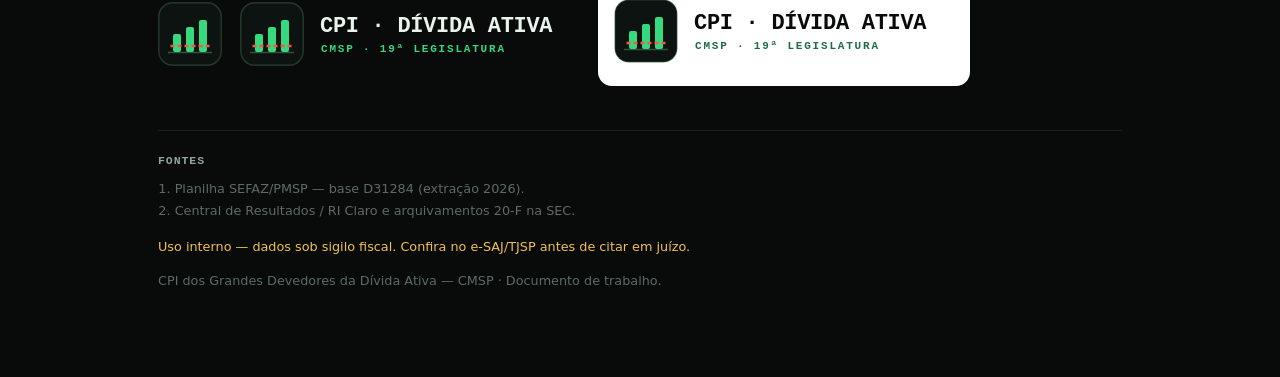
<file: design-system/example.html>
<!DOCTYPE html>
<html lang="pt-BR">
<head>
<meta charset="utf-8">
<meta name="viewport" content="width=device-width, initial-scale=1">
<title>Painel CPI — Referência de componentes</title>
<link rel="icon" href="logos/mark.svg" type="image/svg+xml">
<link rel="apple-touch-icon" href="logos/apple-touch-icon-180.png">
<link rel="stylesheet" href="tokens.css">
<link rel="stylesheet" href="components.css">
<style>
  /* estilos só desta página de referência (não fazem parte do sistema) */
  .swatches{display:grid; grid-template-columns:repeat(auto-fill,minmax(140px,1fr)); gap:var(--space-3)}
  .swatch{border:1px solid var(--line); border-radius:var(--r-md); overflow:hidden; background:var(--panel)}
  .swatch i{display:block; height:56px; border-bottom:1px solid var(--line)}
  .swatch p{margin:0; padding:8px 10px; font-family:var(--mono); font-size:.72rem; color:var(--ink-2)}
  .swatch p b{display:block; color:var(--ink); font-size:.78rem}
  .type-row{display:grid; grid-template-columns:160px 1fr; gap:12px; align-items:baseline; padding:10px 0; border-bottom:1px solid var(--line)}
  .type-row:last-child{border-bottom:0}
  .type-row code{font-family:var(--mono); font-size:.72rem; color:var(--muted)}
  .brand{display:flex; flex-wrap:wrap; gap:var(--space-3); align-items:center}
  .brand .light{background:#fff; border-radius:var(--r-md); padding:12px}
</style>
</head>
<body>
<div class="wrap">

  <!-- CABEÇALHO DE PÁGINA -->
  <header>
    <p class="eyebrow">Design System · Painel CPI · Referência</p>
    <h1>Componentes do painel<br>CPI dos Grandes Devedores</h1>
    <p class="lead">Página de referência com todos os componentes do sistema, usando apenas <span class="t-mono">tokens.css</span>, <span class="t-mono">components.css</span> e <span class="t-mono">charts.js</span>. Os dados são os do painel Claro/Embratel.</p>
  </header>

  <!-- HERO -->
  <div class="hero">
    <span class="tag">O número-chave da oitiva</span>
    <p class="big">R$ 377,1 <small>milhões</small></p>
    <h2>Dívida com São Paulo — valor total consolidado</h2>
    <p>Soma de principal, multa, juros, honorários, despesas e custas (<b>162 débitos</b>). <span class="hl">99% é ISS.</span> Equivale a <span class="hl">0,8% de um ano de receita</span>. <span class="ok">Não há incapacidade de pagamento.</span></p>
  </div>

  <!-- KPIs -->
  <div class="kpis">
    <div class="kpi"><p class="k-label">Valor total (base)</p><p class="k-val red">R$ 377,1 mi</p><p class="k-sub">Prefeitura lista ~R$ 372,9 mi</p></div>
    <div class="kpi"><p class="k-label">Rubrica dominante</p><p class="k-val">ISS · 99%</p><p class="k-sub">R$ 373,4 mi · 135 débitos</p></div>
    <div class="kpi"><p class="k-label">Maior débito</p><p class="k-val amber">R$ 56,4 mi</p><p class="k-sub">ISS · incidência 2007</p></div>
    <div class="kpi"><p class="k-label">EBITDA 2024</p><p class="k-val blue">R$ 21,7 bi</p><p class="k-sub">Margem 44,4%</p></div>
  </div>

  <!-- 01 · GRÁFICO + TABELA -->
  <section>
    <p class="s-num">01 · Gráfico de barras + tabela</p>
    <h3 class="s-title">Capacidade de pagamento por ano</h3>
    <p class="s-desc">Barras agrupadas (verde = série 1, azul = série 2) e linha tracejada vermelha de referência para a dívida.</p>
    <div class="card">
      <div class="legend">
        <span><i class="sw" style="background:var(--green)"></i>Receita líquida</span>
        <span><i class="sw" style="background:var(--blue)"></i>EBITDA</span>
        <span><i class="sw line"></i>Dívida com SP (R$ 0,38 bi)</span>
      </div>
      <div class="chart-scroll"><svg id="chart" viewBox="0 0 780 400" role="img" aria-label="Receita e EBITDA de 2020 a 2024 comparados à dívida com São Paulo"></svg></div>
    </div>
    <div class="card">
      <div class="tbl-scroll">
        <table>
          <caption>Valores anuais (R$ bilhões).</caption>
          <thead><tr><th>Ano</th><th>Receita líq.</th><th>EBITDA</th><th>Lucro líq.</th><th>Dívida SP = % da receita</th></tr></thead>
          <tbody>
            <tr><td>2021</td><td class="mono">R$ 39,7 bi</td><td class="mono">R$ 16,5 bi</td><td class="mono g">R$ 3,46 bi</td><td class="mono r">0,95%</td></tr>
            <tr><td>2023</td><td class="mono">R$ 45,8 bi</td><td class="mono">R$ 19,7 bi</td><td class="mono na">n/d</td><td class="mono r">0,82%</td></tr>
            <tr class="total"><td>Total</td><td class="mono">R$ 85,5 bi</td><td class="mono">R$ 36,2 bi</td><td class="mono">—</td><td class="mono">—</td></tr>
          </tbody>
        </table>
      </div>
    </div>
    <a class="src" href="#">Central de Resultados — RI Claro</a>
    <a class="src" href="#">Arquivamentos 20-F (SEC)</a>
  </section>

  <!-- 02 · BREAKDOWN -->
  <section>
    <p class="s-num">02 · Barras de composição</p>
    <h3 class="s-title">Do que são feitos os R$ 377,1 milhões</h3>
    <p class="s-desc">A maior parte <strong>não é imposto principal</strong>: <span class="t-amber">62% são juros</span>.</p>
    <div class="card"><div class="brk" id="brk"></div></div>
  </section>

  <!-- 03 · DUAS COLUNAS + PILLS -->
  <section>
    <p class="s-num">03 · Duas colunas, pills e notas</p>
    <h3 class="s-title">Tabelas lado a lado e cards de nota</h3>
    <div class="cols">
      <div class="card">
        <div class="tbl-scroll">
          <table>
            <caption>Situação processual.</caption>
            <thead><tr><th>Processo (CNJ)</th><th>Valor</th><th>Situação</th></tr></thead>
            <tbody>
              <tr><td class="mono">1577892-39.2017.8.26.0090</td><td class="mono r">R$ 188,6 mi</td><td><span class="pill">EXECUÇÃO</span></td></tr>
              <tr><td class="mono">1577893-24.2017.8.26.0090</td><td class="mono">R$ 37,4 mi</td><td><span class="pill amber">SUSPENSO</span></td></tr>
              <tr><td class="mono">1613801-45.2017.8.26.0090</td><td class="mono">R$ 33,3 mi</td><td><span class="pill red">VENCIDO</span></td></tr>
            </tbody>
          </table>
        </div>
      </div>
      <div class="card note">
        <p class="k-label">Exigibilidade</p>
        <p>20 débitos com <strong>suspensão judicial</strong> (R$ 77,0 mi); <strong class="t-green">0 em parcelamento</strong>. “Dever R$ X” não significa “R$ X cobrável hoje”.</p>
        <p class="t-amber">Obs.: ressalvas e correções sempre em âmbar.</p>
      </div>
    </div>
  </section>

  <hr class="rule">

  <!-- FUNDAMENTOS (documentação visual) -->
  <section>
    <p class="s-num">A · Cores</p>
    <h3 class="s-title">Paleta</h3>
    <div class="swatches">
      <div class="swatch"><i style="background:var(--bg)"></i><p><b>--bg</b>#080b09</p></div>
      <div class="swatch"><i style="background:var(--panel)"></i><p><b>--panel</b>#0d1310</p></div>
      <div class="swatch"><i style="background:var(--panel-2)"></i><p><b>--panel-2</b>#0a0f0c</p></div>
      <div class="swatch"><i style="background:var(--green)"></i><p><b>--green</b>#37d97f</p></div>
      <div class="swatch"><i style="background:var(--green-dim)"></i><p><b>--green-dim</b>#1f6b45</p></div>
      <div class="swatch"><i style="background:var(--blue)"></i><p><b>--blue</b>#4cb5f5</p></div>
      <div class="swatch"><i style="background:var(--amber)"></i><p><b>--amber</b>#f2c14e</p></div>
      <div class="swatch"><i style="background:var(--red)"></i><p><b>--red</b>#f2584b</p></div>
      <div class="swatch"><i style="background:var(--ink)"></i><p><b>--ink</b>#e9f2ec</p></div>
      <div class="swatch"><i style="background:var(--ink-2)"></i><p><b>--ink-2</b>#93a49b</p></div>
      <div class="swatch"><i style="background:var(--muted)"></i><p><b>--muted</b>#5d6b63</p></div>
    </div>
  </section>

  <section>
    <p class="s-num">B · Tipografia</p>
    <h3 class="s-title">Escala</h3>
    <div class="card">
      <div class="type-row"><code>eyebrow · mono .72</code><p class="eyebrow" style="margin:0">CPI · CMSP · 19ª Legislatura</p></div>
      <div class="type-row"><code>h1 · sans clamp</code><h1 style="margin:0">Débitos junto ao Município</h1></div>
      <div class="type-row"><code>hero · mono clamp</code><p style="margin:0;font-family:var(--mono);font-size:var(--fs-hero);font-weight:700;color:var(--red);line-height:1">R$ 377,1</p></div>
      <div class="type-row"><code>s-title · sans 1.25</code><h3 class="s-title" style="margin:0">Por tributo e por fase</h3></div>
      <div class="type-row"><code>k-val · mono 1.5</code><p style="margin:0;font-family:var(--mono);font-size:var(--fs-kpi);font-weight:700;color:var(--green)">99,3%</p></div>
      <div class="type-row"><code>lead · sans .98</code><p class="lead">Subsídio técnico para negociação direta.</p></div>
      <div class="type-row"><code>k-label · mono .66</code><p class="k-label" style="margin:0">Rubrica dominante</p></div>
    </div>
  </section>

  <section>
    <p class="s-num">C · Marca</p>
    <h3 class="s-title">Logos</h3>
    <div class="brand">
      <img src="logos/mark.svg" width="64" height="64" alt="Marca Painel CPI">
      <img src="logos/wordmark-dark.svg" width="348" height="72" alt="CPI · Dívida Ativa — CMSP">
      <span class="light"><img src="logos/wordmark-light.svg" width="348" height="72" alt="CPI · Dívida Ativa — CMSP (fundo claro)"></span>
    </div>
  </section>

  <!-- RODAPÉ -->
  <footer>
    <h4>Fontes</h4>
    <ol>
      <li>Planilha SEFAZ/PMSP — base D31284 (extração 2026).</li>
      <li>Central de Resultados / RI Claro e arquivamentos 20-F na SEC.</li>
    </ol>
    <p class="warn">Uso interno — dados sob sigilo fiscal. Confira no e-SAJ/TJSP antes de citar em juízo.</p>
    <p>CPI dos Grandes Devedores da Dívida Ativa — CMSP · Documento de trabalho.</p>
  </footer>
</div>

<script src="charts.js"></script>
<script>
  PainelCPI.groupedBarChart(document.getElementById('chart'), {
    categories: [2020, 2021, 2022, 2023, 2024],
    series: [
      { data: [39.46, 39.72, 42.66, 45.76, 48.90], color: 'var(--green)' },
      { data: [16.05, 16.53, 17.99, 19.67, 21.70], color: 'var(--blue)' }
    ],
    yMax: 55, yStep: 10, unit: 'R$ bi',
    refLine: { value: 0.3771, label: 'DÍVIDA SP · R$ 0,38 bi' }
  });
  PainelCPI.breakdownBars(document.getElementById('brk'), [
    { n: 'Juros',            v: 234000063.86, c: 'var(--amber)' },
    { n: 'Valor principal',  v: 66502663.72,  c: 'var(--green)' },
    { n: 'Multa',            v: 41448342.54,  c: 'var(--red)' },
    { n: 'Honorários',       v: 34002601.64,  c: 'var(--blue)' },
    { n: 'Custas judiciais', v: 1167887.85,   c: 'var(--ink-2)' },
    { n: 'Despesas',         v: 49.70,        c: 'var(--muted)' }
  ], 377121609.31);
</script>
</body>
</html>
</file>
<file: design-system/tokens.css>
/* =========================================================================
   Design System "Painel CPI" — tokens
   Extraído de index.html (painel CPI dos Grandes Devedores · CMSP).
   Tema único: escuro. Não há variante clara no sistema original.
   ========================================================================= */

:root{
  color-scheme: dark;

  /* ---- Superfícies ---------------------------------------------------- */
  --bg:#080b09;            /* fundo da página (preto esverdeado) */
  --panel:#0d1310;         /* cards, tiles de KPI, hero */
  --panel-2:#0a0f0c;       /* áreas rebaixadas: trilhos de barras */

  /* ---- Linhas --------------------------------------------------------- */
  --line:rgba(120,200,150,.14);    /* bordas, divisórias, grade do gráfico */
  --line-2:rgba(120,200,150,.22);  /* borda reforçada: thead, linha de total, eixo 0 */
  --row-hover:rgba(120,200,150,.04);

  /* ---- Acentos semânticos -------------------------------------------- */
  --green:#37d97f;         /* acento primário · positivo · capacidade · links */
  --green-dim:#1f6b45;     /* bordas de pills e chips verdes */
  --blue:#4cb5f5;          /* série de dados secundária */
  --amber:#f2c14e;         /* atenção · ressalva · correção */
  --red:#f2584b;           /* a dívida · alarme · número-chave */
  --red-dim:#5a1f1c;       /* reservado (definido, sem uso no painel) */
  --red-glow:rgba(242,88,75,.10);  /* brilho radial do hero */

  /* ---- Texto ---------------------------------------------------------- */
  --ink:#e9f2ec;           /* texto principal (16,4:1 sobre --panel) */
  --ink-2:#93a49b;         /* texto secundário (7,2:1) */
  --muted:#5d6b63;         /* rótulos/legendas terciários (3,4:1 — só texto de apoio) */

  /* ---- Tipografia ----------------------------------------------------- */
  --mono:ui-monospace,"SF Mono",SFMono-Regular,Menlo,Consolas,"Liberation Mono",monospace;
  --sans:system-ui,-apple-system,"Segoe UI",sans-serif;

  --fs-micro:.66rem;       /* rótulo de KPI */
  --fs-label:.68rem;       /* thead, tag do hero */
  --fs-eyebrow:.72rem;     /* eyebrow, número de seção, chip de fonte */
  --fs-caption:.78rem;     /* caption de tabela */
  --fs-small:.85rem;       /* tabelas, linhas de breakdown */
  --fs-body:.92rem;        /* descrições de seção, parágrafos em card */
  --fs-lead:.98rem;        /* lead do cabeçalho */
  --fs-h3:1.25rem;         /* título de seção */
  --fs-kpi:1.5rem;         /* valor de KPI */
  --fs-h1:clamp(1.4rem,3.6vw,2.1rem);
  --fs-hero:clamp(2.4rem,8vw,3.6rem);

  --ls-eyebrow:.14em;
  --ls-label:.1em;
  --ls-tight:-.02em;

  /* ---- Espaçamento ---------------------------------------------------- */
  --space-1:6px;
  --space-2:10px;
  --space-3:14px;          /* gap entre cards/colunas */
  --space-4:20px;          /* padding de card */
  --space-5:24px;
  --space-6:34px;          /* margem vertical entre seções */
  --space-7:44px;

  --wrap-max:1000px;
  --wrap-pad:32px 18px 72px;

  /* ---- Raios ---------------------------------------------------------- */
  --r-xs:3px;              /* swatch, preenchimento de barra */
  --r-sm:4px;              /* barras do gráfico, trilho */
  --r-pill-sq:5px;         /* pill de status */
  --r-md:14px;             /* card, grade de KPIs */
  --r-lg:16px;             /* hero */
  --r-full:999px;          /* tag, chip de fonte */

  /* ---- Bordas --------------------------------------------------------- */
  --bw:1px;
  --bw-hero:1.5px;

  /* ---- Breakpoint (referência; CSS não aceita var() em @media) -------- */
  --bp-mobile:720px;
}

*{box-sizing:border-box}
html,body{margin:0}
body{
  background:var(--bg);
  color:var(--ink);
  font-family:var(--sans);
  line-height:1.5;
  -webkit-font-smoothing:antialiased;
}
a{color:var(--green)}
</file>
<file: design-system/components.css>
/* =========================================================================
   Design System "Painel CPI" — componentes
   Requer tokens.css. Nomes de classe idênticos aos de index.html.
   ========================================================================= */

/* ---- Layout ------------------------------------------------------------ */
.wrap{max-width:var(--wrap-max); margin:0 auto; padding:var(--wrap-pad)}
section{margin:var(--space-6) 0}
.rule{height:1px; background:var(--line); border:0; margin:var(--space-5) 0}
.cols{display:grid; grid-template-columns:minmax(0,1fr) minmax(0,1fr); gap:var(--space-3)} /* minmax(0,…): tabelas largas rolam dentro do card, não estouram a página */

/* ---- Cabeçalho de página ---------------------------------------------- */
.eyebrow{font-family:var(--mono); font-size:var(--fs-eyebrow); letter-spacing:var(--ls-eyebrow); color:var(--green); margin:0 0 10px; text-transform:uppercase}
h1{font-size:var(--fs-h1); margin:0 0 10px; letter-spacing:var(--ls-tight); line-height:1.15}
.lead{color:var(--ink-2); margin:0; max-width:74ch; font-size:var(--fs-lead)}

/* ---- Hero "número-chave" ---------------------------------------------- */
.hero{border:var(--bw-hero) solid var(--red); border-radius:var(--r-lg); padding:22px 22px 20px; margin:22px 0;
      background:radial-gradient(120% 140% at 0% 0%, var(--red-glow), transparent 60%), var(--panel)}
.hero .tag{display:inline-block; font-family:var(--mono); font-size:var(--fs-label); letter-spacing:.12em; color:var(--red);
           border:1px solid var(--red); border-radius:var(--r-full); padding:4px 12px; text-transform:uppercase; margin-bottom:14px}
.hero .big{font-family:var(--mono); font-size:var(--fs-hero); font-weight:700; color:var(--red); line-height:1; margin:0}
.hero .big small{font-size:.4em; font-weight:600}
.hero h2{font-size:1.15rem; margin:6px 0 12px}
.hero p{color:var(--ink-2); margin:0; max-width:70ch; font-size:.95rem}
.hero .hl{color:var(--red); font-weight:600}
.hero .ok{color:var(--green); font-weight:600}

/* ---- Grade de KPIs (divisórias de 1px via gap sobre fundo --line) ----- */
.kpis{display:grid; grid-template-columns:repeat(auto-fit,minmax(158px,1fr)); gap:1px; background:var(--line);
      border:1px solid var(--line); border-radius:var(--r-md); overflow:hidden; margin:var(--space-4) 0}
.kpi{background:var(--panel); padding:16px 16px 14px}
.kpi .k-label,.k-label{font-family:var(--mono); font-size:var(--fs-micro); letter-spacing:var(--ls-label); color:var(--muted); text-transform:uppercase; margin:0 0 8px}
.kpi .k-val{font-family:var(--mono); font-size:var(--fs-kpi); font-weight:700; color:var(--green); margin:0; line-height:1.05}
.kpi .k-val.red{color:var(--red)}
.kpi .k-val.amber{color:var(--amber)}
.kpi .k-val.blue{color:var(--blue)}
.kpi .k-sub{font-size:.76rem; color:var(--ink-2); margin:6px 0 0}

/* ---- Cabeçalho de seção ----------------------------------------------- */
.s-num{font-family:var(--mono); font-size:var(--fs-eyebrow); letter-spacing:.12em; color:var(--green); text-transform:uppercase; margin:0 0 6px}
h3.s-title,.s-title{font-size:var(--fs-h3); margin:0 0 4px; letter-spacing:-.01em}
.s-desc{color:var(--ink-2); margin:0 0 18px; font-size:var(--fs-body); max-width:76ch}

/* ---- Card -------------------------------------------------------------- */
.card{background:var(--panel); border:1px solid var(--line); border-radius:var(--r-md); padding:var(--space-4)}
.card + .card{margin-top:var(--space-3)}
.cols > .card + .card{margin-top:0}

/* Card de nota (formaliza os cards de "Observações" do painel) */
.note p{margin:0; color:var(--ink-2); font-size:.9rem}
.note p + p{margin-top:10px}
.note strong{color:var(--ink)}

/* ---- Realces de texto (uso em qualquer parágrafo) --------------------- */
.t-ink{color:var(--ink)}
.t-red{color:var(--red)}
.t-green{color:var(--green)}
.t-amber{color:var(--amber)}
.t-blue{color:var(--blue)}
.t-mono{font-family:var(--mono)}

/* ---- Legenda + gráfico SVG -------------------------------------------- */
.legend{display:flex; flex-wrap:wrap; gap:16px; margin:0 0 10px; font-size:.82rem; color:var(--ink-2); font-family:var(--mono)}
.legend span{display:inline-flex; align-items:center; gap:7px}
.sw{width:11px; height:11px; border-radius:var(--r-xs); display:inline-block}
.sw.line{width:16px; height:0; border-top:2px dashed var(--red); border-radius:0}
.chart-scroll{overflow-x:auto}
.chart-scroll svg{display:block; width:100%; height:auto; min-width:560px}
.g-label{font-family:var(--mono); font-size:11px; font-weight:600; fill:var(--green)}
.g-label.b{fill:var(--blue)}
.g-axis{font-family:var(--mono); font-size:10.5px; fill:var(--muted)}
.g-year{font-family:var(--mono); font-size:12px; font-weight:600; fill:var(--ink-2)}
.g-debt{font-family:var(--mono); font-size:10.5px; font-weight:700; fill:var(--red);
        paint-order:stroke; stroke:var(--panel); stroke-width:4px; stroke-linejoin:round} /* halo: legível sobre as barras */
.bar{transition:opacity .12s}
.bar:hover{opacity:.8}

/* ---- Barras de composição (breakdown) --------------------------------- */
.brk{display:flex; flex-direction:column; gap:11px}
.brk-row{display:grid; grid-template-columns:150px 1fr auto; gap:12px; align-items:center; font-size:.86rem}
.brk-row .n{color:var(--ink-2)}
.brk-track{height:14px; background:var(--panel-2); border-radius:var(--r-sm); overflow:hidden; border:1px solid var(--line)}
.brk-fill{display:block; height:100%; border-radius:var(--r-xs)}
.brk-row .v{font-family:var(--mono); color:var(--ink); font-size:.82rem; white-space:nowrap}
.brk-row .v b{color:var(--green)}

/* ---- Tabelas ----------------------------------------------------------- */
.tbl-scroll{overflow-x:auto}
table{width:100%; border-collapse:collapse; font-size:var(--fs-small)}
caption{text-align:left; font-size:var(--fs-caption); color:var(--muted); margin-bottom:10px; font-style:italic}
th,td{padding:9px 12px; text-align:right; border-bottom:1px solid var(--line); white-space:nowrap}
th:first-child,td:first-child{text-align:left}
thead th{font-family:var(--mono); font-size:var(--fs-label); letter-spacing:.06em; color:var(--ink-2); text-transform:uppercase; border-bottom:1px solid var(--line-2)}
td.mono{font-family:var(--mono)}
td.g{color:var(--green)}
td.r{color:var(--red)}
td.na{color:var(--muted)}
tbody tr:hover{background:var(--row-hover)}
tbody tr.total td{border-top:1px solid var(--line-2); font-weight:700; color:var(--ink)}

/* ---- Pill de status ---------------------------------------------------- */
.pill{font-family:var(--mono); font-size:.7rem; padding:2px 7px; border-radius:var(--r-pill-sq); border:1px solid var(--green-dim); color:var(--green)}
.pill.red{border-color:var(--red-dim); color:var(--red)}
.pill.amber{border-color:rgba(242,193,78,.35); color:var(--amber)}

/* ---- Chip de fonte ----------------------------------------------------- */
.src{display:inline-flex; align-items:center; gap:8px; font-family:var(--mono); font-size:var(--fs-eyebrow); letter-spacing:.04em;
     color:var(--green); border:1px solid var(--green-dim); border-radius:var(--r-full); padding:6px 12px; margin:14px 8px 0 0;
     text-transform:uppercase; text-decoration:none}
.src::before{content:"▤"; opacity:.7}

/* ---- Rodapé ------------------------------------------------------------ */
footer{margin-top:var(--space-7); padding-top:var(--space-4); border-top:1px solid var(--line); font-size:.8rem; color:var(--muted); line-height:1.7}
footer .warn{color:var(--amber)}
footer h4{font-family:var(--mono); font-size:var(--fs-eyebrow); letter-spacing:.08em; color:var(--ink-2); text-transform:uppercase; margin:0 0 8px}
footer ol{margin:0 0 14px; padding-left:1.3em}

/* ---- Responsivo (único breakpoint: 720px) ------------------------------ */
@media (max-width:720px){
  .cols{grid-template-columns:minmax(0,1fr)}
  .brk-row{grid-template-columns:110px 1fr}
  .brk-row .v{grid-column:1/-1; text-align:right}
}
</file>
